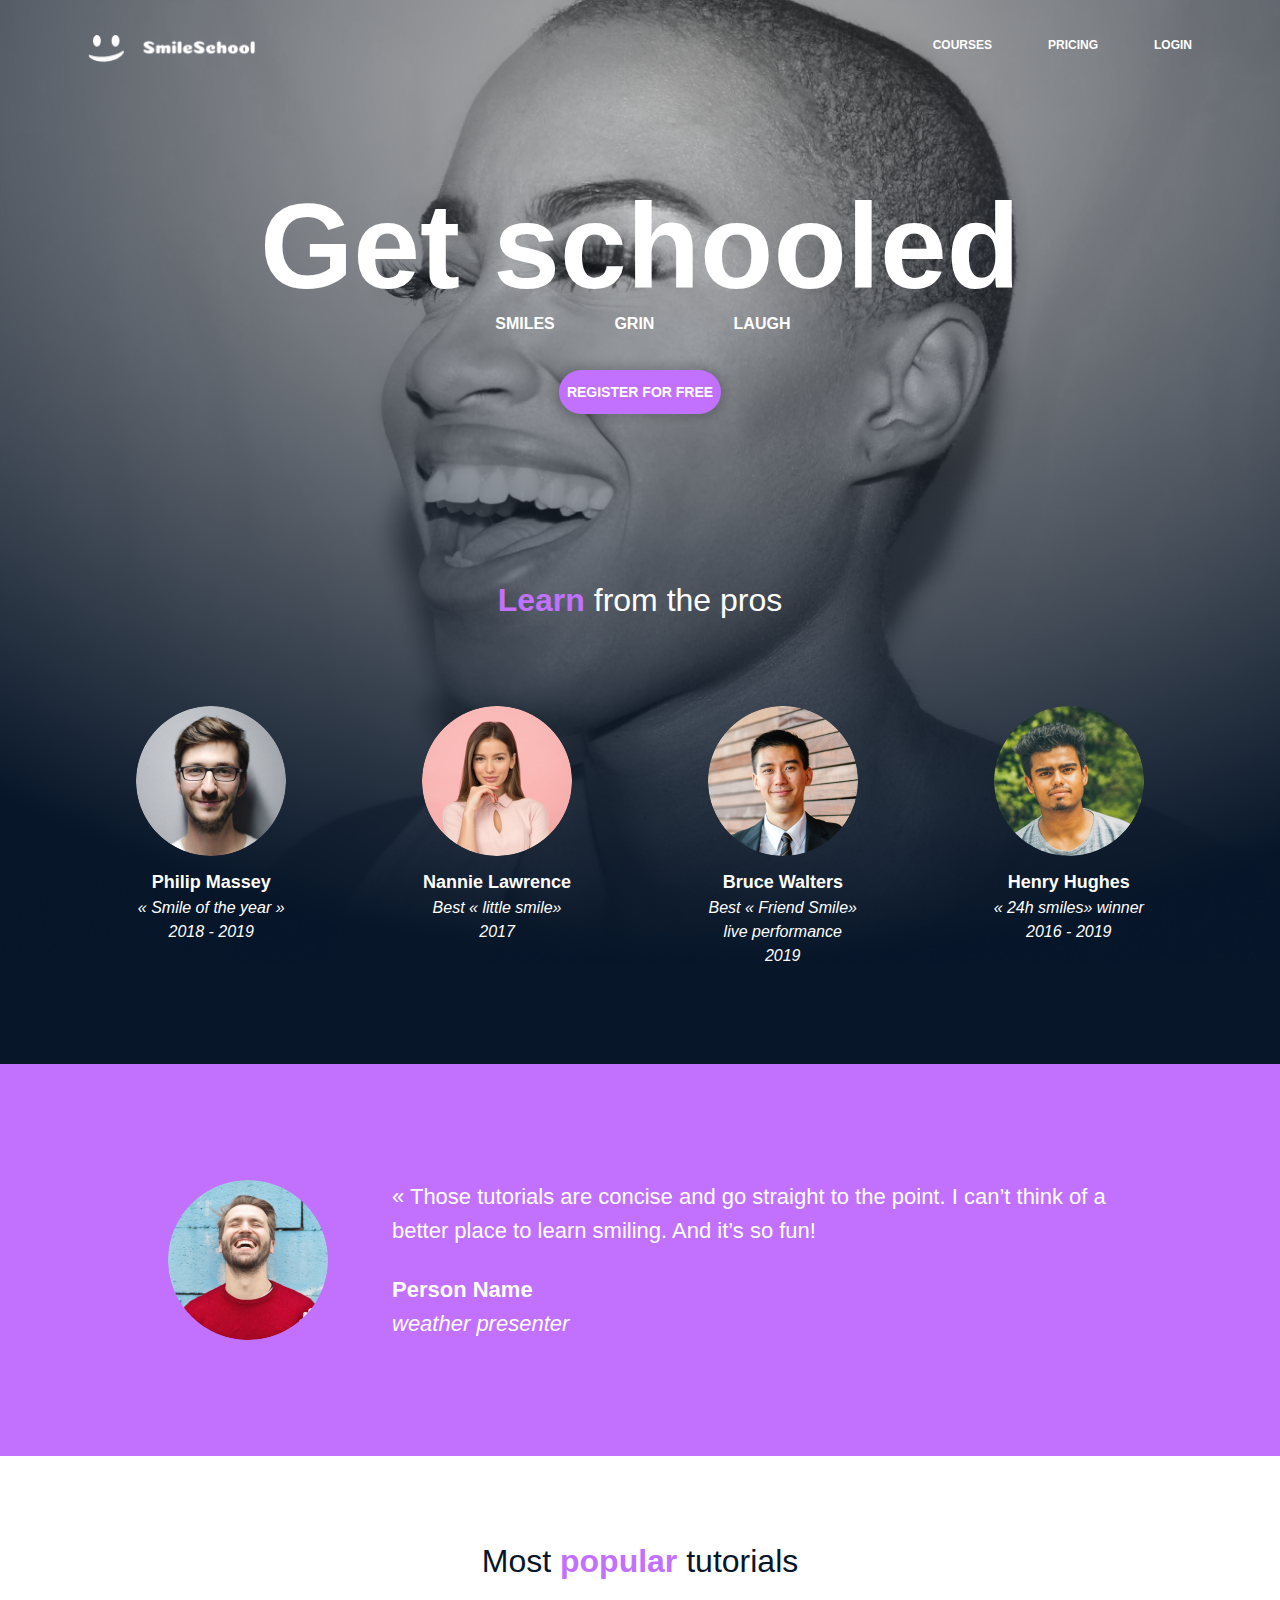
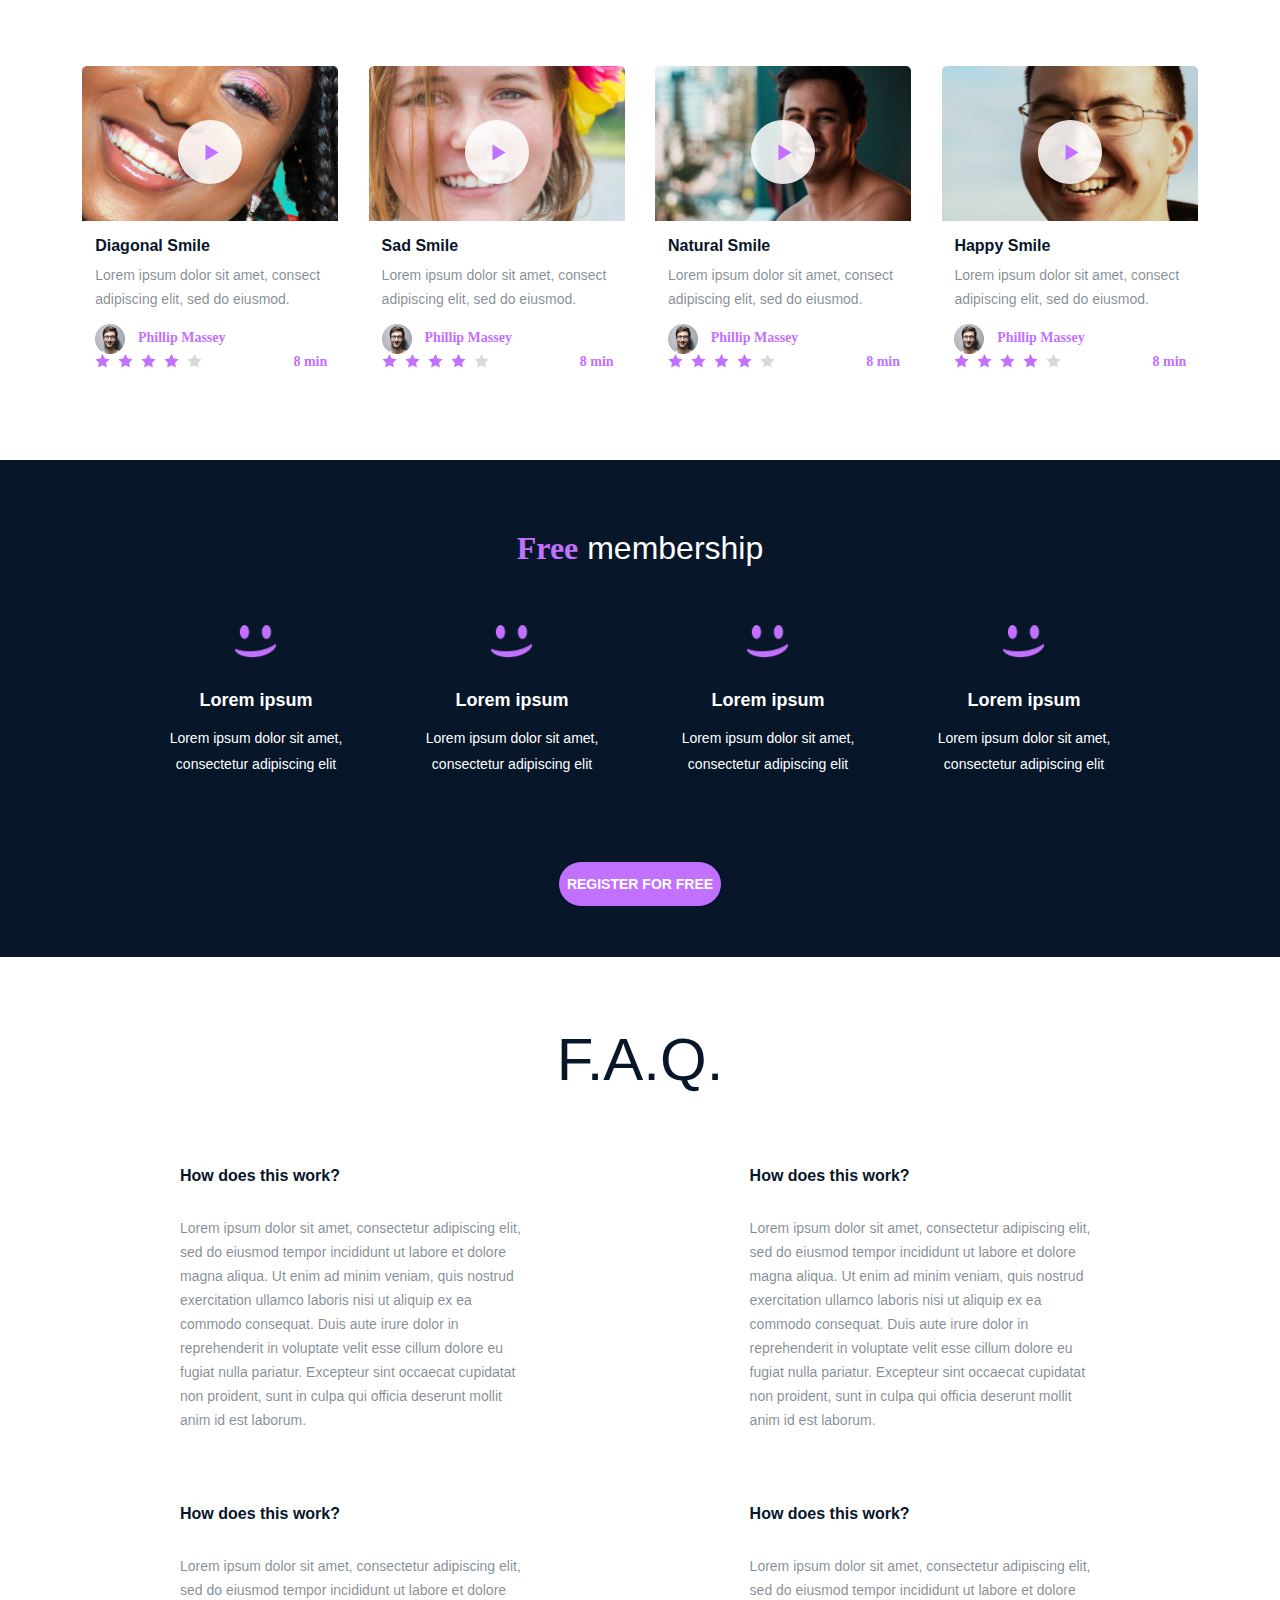
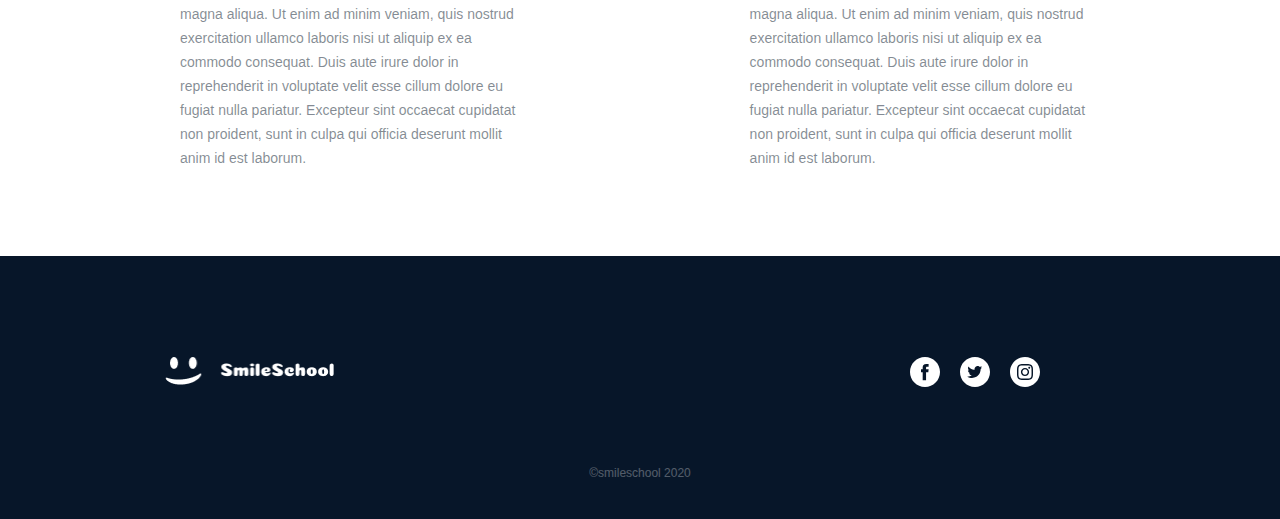
<file: css_advanced/index.html>
<!DOCTYPE html>
<html lang="en">

<head>
    <meta charset="UTF-8">
    <meta name="viewport" content="width=device-width, initial-scale=1.0">
    <link rel="stylesheet" href="./styles.css">
    <title>Document</title>
</head>

<body>

    <!-- header -->
    <div class="header-container">
        <header>
            <div class="nav-position">
                <div class="header-logo">
                    <a href=""><img src="./images/logo.png" alt="logo"></a>
                </div>
                <div class="nav">
                    <a href="">COURSES</a>
                    <a href="">PRICING</a>
                    <a href="">LOGIN</a>
                </div>
            </div>
        </header>

        <!-- main -->
        <main>
            <!-- Banner section -->
            <section class="intro-section">
                <div class="sub-nav">
                    <h1>Get schooled</h1>
                    <div class="slogan">
                        <p>SMILES</p>
                        <p>GRIN</p>
                        <p>LAUGH</p>
                    </div>
                    <button class="button">REGISTER FOR FREE</button>
                </div>
                <div>
                    <div class="learn">
                        <h2 class="text-purple">Learn <span class="light">from the pros</span></h2>
                    </div>
                    <div class="pros">
                        <div class="pros1">
                            <img src="./images/Philip_Massey_avatar.png" alt="pro1">
                            <h3>Philip Massey</h3>
                            <p>&laquo; Smile of the year &raquo;<br>
                                2018 - 2019</p>
                        </div>
                        <div class="pro2">
                            <img src="./images/Nannie_Lawrence_avatar.png" alt="pro2">
                            <h3>Nannie Lawrence</h3>
                            <p>Best &laquo; little smile&raquo;<br>
                                2017</p>
                        </div>
                        <div class="pro3">
                            <img src="./images/Bruce_Walters_avatar.png" alt="pro3">
                            <h3>Bruce Walters</h3>
                            <p>Best &laquo; Friend Smile&raquo;<br>
                                live performance 2019</p>
                        </div>
                        <div class="pro4">
                            <img src="./images/Henryp_Hughes_avatar.png" alt="pro4">
                            <h3>Henry Hughes</h3>
                            <p>&laquo; 24h smiles&raquo; winner<br>
                                2016 - 2019</p>
                        </div>
                    </div>
                </div>
            </section>
    </div>

    <!-- Quote section -->
    <section class="recommendation-section">
        <div class="recommendation-section-content">
            <img src="./images/Person_Name_avatar.png" alt="person name">
            <div class="recommendation-text">
                <blockquote>
                    &laquo; Those tutorials are concise and go straight to the point. I can’t think of a better place to
                    learn smiling. And it’s so fun!
                </blockquote>
                <div class="text-bottom">
                    <p>Person Name</p>
                    <p class="italic">weather presenter</p>
                </div>
            </div>
        </div>
    </section>

    <!-- Videos section -->
    <section class="tutorial-section">
        <h1><span class="light">Most</span> popular <span class="light">tutorials</span></h1>
        <div class="tutorial-section-content">
            <div class="tuto-1">
                <div class="img-container">
                    <img class="tuto-img" src="./images/first_video.png" alt="tuto-1">
                    <svg class="icon-play" xmlns="http://www.w3.org/2000/svg" width="64" height="64" viewBox="0 0 64 64"
                        fill="none">
                        <path opacity="0.860352" fill-rule="evenodd" clip-rule="evenodd"
                            d="M32 64C49.6731 64 64 49.6731 64 32C64 14.3269 49.6731 0 32 0C14.3269 0 0 14.3269 0 32C0 49.6731 14.3269 64 32 64Z"
                            fill="white" />
                        <path fill-rule="evenodd" clip-rule="evenodd" d="M40.5 32.5L27.5 40.5L27.5 24.5L40.5 32.5Z"
                            fill="#C271FF" />
                    </svg>
                </div>
                <h2>Diagonal Smile</h2>
                <p class="tutorial-section-description">Lorem ipsum dolor sit amet, consect adipiscing elit, sed do
                    eiusmod.</p>
                <div class="commenter">
                    <img src="./images/Phillip_Massey_2.png" alt="tuto-avater">
                    <h3 class="text-purple">Phillip Massey </h3>
                </div>
                <div class="rating">
                    <div>
                        <svg xmlns="http://www.w3.org/2000/svg" width="107" height="15" viewBox="0 0 107 15"
                            fill="none">
                            <path fill-rule="evenodd" clip-rule="evenodd"
                                d="M7.5 11.25L3.09161 13.5676L3.93354 8.65881L0.367076 5.18237L5.29581 4.46619L7.5 0L9.7042 4.46619L14.6329 5.18237L11.0665 8.65881L11.9084 13.5676L7.5 11.25Z"
                                fill="#C271FF" />
                            <path fill-rule="evenodd" clip-rule="evenodd"
                                d="M30.5 11.25L26.0916 13.5676L26.9335 8.65881L23.3671 5.18237L28.2958 4.46619L30.5 0L32.7042 4.46619L37.6329 5.18237L34.0665 8.65881L34.9084 13.5676L30.5 11.25Z"
                                fill="#C271FF" />
                            <path fill-rule="evenodd" clip-rule="evenodd"
                                d="M53.5 11.25L49.0916 13.5676L49.9335 8.65881L46.3671 5.18237L51.2958 4.46619L53.5 0L55.7042 4.46619L60.6329 5.18237L57.0665 8.65881L57.9084 13.5676L53.5 11.25Z"
                                fill="#C271FF" />
                            <path fill-rule="evenodd" clip-rule="evenodd"
                                d="M76.5 11.25L72.0916 13.5676L72.9335 8.65881L69.3671 5.18237L74.2958 4.46619L76.5 0L78.7042 4.46619L83.6329 5.18237L80.0665 8.65881L80.9084 13.5676L76.5 11.25Z"
                                fill="#C271FF" />
                            <path fill-rule="evenodd" clip-rule="evenodd"
                                d="M99.5 11.25L95.0916 13.5676L95.9335 8.65881L92.3671 5.18237L97.2958 4.46619L99.5 0L101.704 4.46619L106.633 5.18237L103.066 8.65881L103.908 13.5676L99.5 11.25Z"
                                fill="#D8D8D8" />
                        </svg>
                        <!-- <img src="" alt=""><img src="" alt=""><img src="" alt=""><img src="" alt=""><img src="" alt=""> -->
                    </div>
                    <p class="text-purple">8 min</p>
                </div>
            </div>
            <div class="tuto-2">
                <div class="img-container">
                    <img class="tuto-img" src="./images/second_video.png" alt="tuto-2">
                    <svg class="icon-play" xmlns="http://www.w3.org/2000/svg" width="64" height="64" viewBox="0 0 64 64"
                        fill="none">
                        <path opacity="0.860352" fill-rule="evenodd" clip-rule="evenodd"
                            d="M32 64C49.6731 64 64 49.6731 64 32C64 14.3269 49.6731 0 32 0C14.3269 0 0 14.3269 0 32C0 49.6731 14.3269 64 32 64Z"
                            fill="white" />
                        <path fill-rule="evenodd" clip-rule="evenodd" d="M40.5 32.5L27.5 40.5L27.5 24.5L40.5 32.5Z"
                            fill="#C271FF" />
                    </svg>
                </div>
                <h2>Sad Smile</h2>
                <p class="tutorial-section-description">Lorem ipsum dolor sit amet, consect adipiscing elit, sed do
                    eiusmod.</p>
                <div class="commenter">
                    <img src="./images/Phillip_Massey_2.png" alt="tuto-avater">
                    <h3 class="text-purple">Phillip Massey </h3>
                </div>
                <div class="rating">
                    <div>
                        <svg xmlns="http://www.w3.org/2000/svg" width="107" height="15" viewBox="0 0 107 15"
                            fill="none">
                            <path fill-rule="evenodd" clip-rule="evenodd"
                                d="M7.5 11.25L3.09161 13.5676L3.93354 8.65881L0.367076 5.18237L5.29581 4.46619L7.5 0L9.7042 4.46619L14.6329 5.18237L11.0665 8.65881L11.9084 13.5676L7.5 11.25Z"
                                fill="#C271FF" />
                            <path fill-rule="evenodd" clip-rule="evenodd"
                                d="M30.5 11.25L26.0916 13.5676L26.9335 8.65881L23.3671 5.18237L28.2958 4.46619L30.5 0L32.7042 4.46619L37.6329 5.18237L34.0665 8.65881L34.9084 13.5676L30.5 11.25Z"
                                fill="#C271FF" />
                            <path fill-rule="evenodd" clip-rule="evenodd"
                                d="M53.5 11.25L49.0916 13.5676L49.9335 8.65881L46.3671 5.18237L51.2958 4.46619L53.5 0L55.7042 4.46619L60.6329 5.18237L57.0665 8.65881L57.9084 13.5676L53.5 11.25Z"
                                fill="#C271FF" />
                            <path fill-rule="evenodd" clip-rule="evenodd"
                                d="M76.5 11.25L72.0916 13.5676L72.9335 8.65881L69.3671 5.18237L74.2958 4.46619L76.5 0L78.7042 4.46619L83.6329 5.18237L80.0665 8.65881L80.9084 13.5676L76.5 11.25Z"
                                fill="#C271FF" />
                            <path fill-rule="evenodd" clip-rule="evenodd"
                                d="M99.5 11.25L95.0916 13.5676L95.9335 8.65881L92.3671 5.18237L97.2958 4.46619L99.5 0L101.704 4.46619L106.633 5.18237L103.066 8.65881L103.908 13.5676L99.5 11.25Z"
                                fill="#D8D8D8" />
                        </svg>
                    </div>
                    <p class="text-purple">8 min</p>
                </div>
            </div>
            <div class="tuto-3">
                <div class="img-container">
                    <img class="tuto-img" src="./images/third_video.png" alt="tuto-3">
                    <svg class="icon-play" xmlns="http://www.w3.org/2000/svg" width="64" height="64" viewBox="0 0 64 64"
                        fill="none">
                        <path opacity="0.860352" fill-rule="evenodd" clip-rule="evenodd"
                            d="M32 64C49.6731 64 64 49.6731 64 32C64 14.3269 49.6731 0 32 0C14.3269 0 0 14.3269 0 32C0 49.6731 14.3269 64 32 64Z"
                            fill="white" />
                        <path fill-rule="evenodd" clip-rule="evenodd" d="M40.5 32.5L27.5 40.5L27.5 24.5L40.5 32.5Z"
                            fill="#C271FF" />
                    </svg>
                </div>
                <h2>Natural Smile</h2>
                <p class="tutorial-section-description">Lorem ipsum dolor sit amet, consect adipiscing elit, sed do
                    eiusmod.</p>
                <div class="commenter">
                    <img src="./images/Phillip_Massey_2.png" alt="tuto-avater">
                    <h3 class="text-purple">Phillip Massey </h3>
                </div>
                <div class="rating">
                    <div>
                        <svg xmlns="http://www.w3.org/2000/svg" width="107" height="15" viewBox="0 0 107 15"
                            fill="none">
                            <path fill-rule="evenodd" clip-rule="evenodd"
                                d="M7.5 11.25L3.09161 13.5676L3.93354 8.65881L0.367076 5.18237L5.29581 4.46619L7.5 0L9.7042 4.46619L14.6329 5.18237L11.0665 8.65881L11.9084 13.5676L7.5 11.25Z"
                                fill="#C271FF" />
                            <path fill-rule="evenodd" clip-rule="evenodd"
                                d="M30.5 11.25L26.0916 13.5676L26.9335 8.65881L23.3671 5.18237L28.2958 4.46619L30.5 0L32.7042 4.46619L37.6329 5.18237L34.0665 8.65881L34.9084 13.5676L30.5 11.25Z"
                                fill="#C271FF" />
                            <path fill-rule="evenodd" clip-rule="evenodd"
                                d="M53.5 11.25L49.0916 13.5676L49.9335 8.65881L46.3671 5.18237L51.2958 4.46619L53.5 0L55.7042 4.46619L60.6329 5.18237L57.0665 8.65881L57.9084 13.5676L53.5 11.25Z"
                                fill="#C271FF" />
                            <path fill-rule="evenodd" clip-rule="evenodd"
                                d="M76.5 11.25L72.0916 13.5676L72.9335 8.65881L69.3671 5.18237L74.2958 4.46619L76.5 0L78.7042 4.46619L83.6329 5.18237L80.0665 8.65881L80.9084 13.5676L76.5 11.25Z"
                                fill="#C271FF" />
                            <path fill-rule="evenodd" clip-rule="evenodd"
                                d="M99.5 11.25L95.0916 13.5676L95.9335 8.65881L92.3671 5.18237L97.2958 4.46619L99.5 0L101.704 4.46619L106.633 5.18237L103.066 8.65881L103.908 13.5676L99.5 11.25Z"
                                fill="#D8D8D8" />
                        </svg>
                    </div>
                    <p class="text-purple">8 min</p>
                </div>
            </div>
            <div class="tuto-4">
                <div class="img-container">
                    <img class="tuto-img" src="./images/fourth_video.png" alt="tuto-4">
                    <svg class="icon-play" xmlns="http://www.w3.org/2000/svg" width="64" height="64" viewBox="0 0 64 64"
                        fill="none">
                        <path opacity="0.860352" fill-rule="evenodd" clip-rule="evenodd"
                            d="M32 64C49.6731 64 64 49.6731 64 32C64 14.3269 49.6731 0 32 0C14.3269 0 0 14.3269 0 32C0 49.6731 14.3269 64 32 64Z"
                            fill="white" />
                        <path fill-rule="evenodd" clip-rule="evenodd" d="M40.5 32.5L27.5 40.5L27.5 24.5L40.5 32.5Z"
                            fill="#C271FF" />
                    </svg>
                </div>
                <h2>Happy Smile</h2>
                <p class="tutorial-section-description">Lorem ipsum dolor sit amet, consect adipiscing elit, sed do
                    eiusmod.</p>
                <div class="commenter">
                    <img src="./images/Phillip_Massey_2.png" alt="tuto-avater">
                    <h3 class="text-purple">Phillip Massey </h3>
                </div>
                <div class="rating">
                    <div>
                        <svg xmlns="http://www.w3.org/2000/svg" width="107" height="15" viewBox="0 0 107 15"
                            fill="none">
                            <path fill-rule="evenodd" clip-rule="evenodd"
                                d="M7.5 11.25L3.09161 13.5676L3.93354 8.65881L0.367076 5.18237L5.29581 4.46619L7.5 0L9.7042 4.46619L14.6329 5.18237L11.0665 8.65881L11.9084 13.5676L7.5 11.25Z"
                                fill="#C271FF" />
                            <path fill-rule="evenodd" clip-rule="evenodd"
                                d="M30.5 11.25L26.0916 13.5676L26.9335 8.65881L23.3671 5.18237L28.2958 4.46619L30.5 0L32.7042 4.46619L37.6329 5.18237L34.0665 8.65881L34.9084 13.5676L30.5 11.25Z"
                                fill="#C271FF" />
                            <path fill-rule="evenodd" clip-rule="evenodd"
                                d="M53.5 11.25L49.0916 13.5676L49.9335 8.65881L46.3671 5.18237L51.2958 4.46619L53.5 0L55.7042 4.46619L60.6329 5.18237L57.0665 8.65881L57.9084 13.5676L53.5 11.25Z"
                                fill="#C271FF" />
                            <path fill-rule="evenodd" clip-rule="evenodd"
                                d="M76.5 11.25L72.0916 13.5676L72.9335 8.65881L69.3671 5.18237L74.2958 4.46619L76.5 0L78.7042 4.46619L83.6329 5.18237L80.0665 8.65881L80.9084 13.5676L76.5 11.25Z"
                                fill="#C271FF" />
                            <path fill-rule="evenodd" clip-rule="evenodd"
                                d="M99.5 11.25L95.0916 13.5676L95.9335 8.65881L92.3671 5.18237L97.2958 4.46619L99.5 0L101.704 4.46619L106.633 5.18237L103.066 8.65881L103.908 13.5676L99.5 11.25Z"
                                fill="#D8D8D8" />
                        </svg>
                    </div>
                    <p class="text-purple">8 min</p>
                </div>
            </div>
        </div>
    </section>

    <!-- Membership section -->
    <section class="membership-section">
        <h1 class="text-purple">Free<span class="light"> membership</span></h1>
        <div class="membership-section-content">
            <div>
                <img src="./images/smile.png" alt="smile">
                <h2 class="text-white">Lorem ipsum</h2>
                <p class="text-white">Lorem ipsum dolor sit amet, consectetur adipiscing elit</p>
            </div>
            <div>
                <img src="./images/smile.png" alt="smile">
                <h2 class="text-white">Lorem ipsum</h2>
                <p class="text-white">Lorem ipsum dolor sit amet, consectetur adipiscing elit</p>
            </div>
            <div>
                <img src="./images/smile.png" alt="smile">
                <h2 class="text-white">Lorem ipsum</h2>
                <p class="text-white">Lorem ipsum dolor sit amet, consectetur adipiscing elit</p>
            </div>
            <div>
                <img src="./images/smile.png" alt="smile">
                <h2 class="text-white">Lorem ipsum</h2>
                <p class="text-white">Lorem ipsum dolor sit amet, consectetur adipiscing elit</p>
            </div>   
        </div>
            <button class="button" type="button">REGISTER FOR FREE</button>
    </section>

    <!-- FAQ section -->
    <section class="faq-section">
        <h1><span class="light">F.A.Q.</span></h1>
        <div class="faq-section-content">
            <div class="row">
                <div>
                    <h2>How does this work?</h2>
                    <p>Lorem ipsum dolor sit amet, consectetur adipiscing elit, sed do eiusmod tempor incididunt ut
                        labore et
                        dolore magna aliqua. Ut enim ad minim veniam, quis nostrud exercitation ullamco laboris nisi ut
                        aliquip ex
                        ea commodo consequat. Duis aute irure dolor in reprehenderit in voluptate velit esse cillum
                        dolore eu
                        fugiat nulla pariatur. Excepteur sint occaecat cupidatat non proident, sunt in culpa qui officia
                        deserunt
                        mollit anim id est laborum. </p>
                </div>
                <div>
                    <h2>How does this work?</h2>
                    <p>Lorem ipsum dolor sit amet, consectetur adipiscing elit, sed do eiusmod tempor incididunt ut
                        labore et
                        dolore magna aliqua. Ut enim ad minim veniam, quis nostrud exercitation ullamco laboris nisi ut
                        aliquip ex
                        ea commodo consequat. Duis aute irure dolor in reprehenderit in voluptate velit esse cillum
                        dolore eu
                        fugiat nulla pariatur. Excepteur sint occaecat cupidatat non proident, sunt in culpa qui officia
                        deserunt
                        mollit anim id est laborum. </p>
                </div>
            </div>
            <div class="row">
                <div>
                    <h2>How does this work?</h2>
                    <p>Lorem ipsum dolor sit amet, consectetur adipiscing elit, sed do eiusmod tempor incididunt ut
                        labore et
                        dolore magna aliqua. Ut enim ad minim veniam, quis nostrud exercitation ullamco laboris nisi ut
                        aliquip ex
                        ea commodo consequat. Duis aute irure dolor in reprehenderit in voluptate velit esse cillum
                        dolore eu
                        fugiat nulla pariatur. Excepteur sint occaecat cupidatat non proident, sunt in culpa qui officia
                        deserunt
                        mollit anim id est laborum. </p>
                </div>
                <div>
                    <h2>How does this work?</h2>
                    <p>Lorem ipsum dolor sit amet, consectetur adipiscing elit, sed do eiusmod tempor incididunt ut
                        labore et
                        dolore magna aliqua. Ut enim ad minim veniam, quis nostrud exercitation ullamco laboris nisi ut
                        aliquip ex
                        ea commodo consequat. Duis aute irure dolor in reprehenderit in voluptate velit esse cillum
                        dolore eu
                        fugiat nulla pariatur. Excepteur sint occaecat cupidatat non proident, sunt in culpa qui officia
                        deserunt
                        mollit anim id est laborum. </p>
                </div>
            </div>
        </div>
    </section>
    </main>

    <!-- Footer -->
    <footer>
        <div class="footer-content-wrapper">
          <div class="footer-content">
            <a href=""><img src="./images/logo.png" alt="logo"></a>
            <div class="icons">
              <svg xmlns="http://www.w3.org/2000/svg" width="130" height="30" viewBox="0 0 130 30" fill="none">
                <a xlink:href="">
                  <path fill-rule="evenodd" clip-rule="evenodd"
                    d="M115 0C106.716 0 100 6.71573 100 15C100 23.2843 106.716 30 115 30C123.284 30 130 23.2843 130 15C130 6.71573 123.284 0 115 0ZM111.702 7.04833C112.555 7.0095 112.828 7 115.001 7H114.998C117.172 7 117.443 7.0095 118.297 7.04833C119.148 7.08733 119.73 7.22217 120.24 7.42C120.767 7.62417 121.212 7.89751 121.657 8.34251C122.102 8.78719 122.375 9.23352 122.58 9.7597C122.777 10.2684 122.912 10.8497 122.952 11.7014C122.99 12.5547 123 12.8274 123 15.0001C123 17.1728 122.99 17.4448 122.952 18.2981C122.912 19.1495 122.777 19.731 122.58 20.2398C122.375 20.7658 122.102 21.2121 121.657 21.6568C121.212 22.1018 120.766 22.3758 120.24 22.5802C119.731 22.778 119.149 22.9128 118.298 22.9518C117.444 22.9907 117.173 23.0002 115 23.0002C112.827 23.0002 112.555 22.9907 111.701 22.9518C110.85 22.9128 110.268 22.778 109.759 22.5802C109.234 22.3758 108.787 22.1018 108.343 21.6568C107.898 21.2121 107.625 20.7658 107.42 20.2396C107.222 19.731 107.088 19.1496 107.048 18.298C107.01 17.4446 107 17.1728 107 15.0001C107 12.8274 107.01 12.5546 107.048 11.7012C107.087 10.8499 107.222 10.2684 107.42 9.75953C107.625 9.23352 107.898 8.78719 108.343 8.34251C108.788 7.89768 109.234 7.62434 109.76 7.42C110.269 7.22217 110.85 7.08733 111.702 7.04833Z"
                    fill="white" />
                </a>
                <path fill-rule="evenodd" clip-rule="evenodd"
                  d="M114.283 8.4417C114.422 8.44148 114.572 8.44155 114.734 8.44162L115.001 8.4417C117.137 8.4417 117.39 8.44936 118.233 8.4877C119.013 8.52336 119.437 8.6537 119.719 8.7632C120.092 8.9082 120.358 9.08154 120.638 9.36154C120.918 9.64154 121.092 9.90821 121.237 10.2815C121.346 10.5632 121.477 10.9866 121.512 11.7666C121.551 12.6099 121.559 12.8632 121.559 14.9983C121.559 17.1333 121.551 17.3866 121.512 18.23C121.477 19.01 121.346 19.4333 121.237 19.715C121.092 20.0883 120.918 20.3542 120.638 20.634C120.358 20.914 120.092 21.0873 119.719 21.2323C119.437 21.3423 119.013 21.4723 118.233 21.508C117.39 21.5463 117.137 21.5547 115.001 21.5547C112.865 21.5547 112.611 21.5463 111.768 21.508C110.988 21.472 110.565 21.3417 110.283 21.2322C109.909 21.0872 109.643 20.9138 109.363 20.6338C109.083 20.3538 108.909 20.0878 108.764 19.7143C108.654 19.4326 108.524 19.0093 108.488 18.2293C108.45 17.386 108.442 17.1326 108.442 14.9963C108.442 12.8599 108.45 12.6079 108.488 11.7646C108.524 10.9846 108.654 10.5612 108.764 10.2792C108.909 9.90588 109.083 9.63921 109.363 9.35921C109.643 9.0792 109.909 8.90587 110.283 8.76053C110.565 8.65053 110.988 8.52053 111.768 8.4847C112.506 8.45136 112.792 8.44136 114.283 8.4397V8.4417ZM119.271 9.77004C118.741 9.77004 118.311 10.1995 118.311 10.7297C118.311 11.2597 118.741 11.6897 119.271 11.6897C119.801 11.6897 120.231 11.2597 120.231 10.7297C120.231 10.1997 119.801 9.76971 119.271 9.76971V9.77004ZM110.892 15.0001C110.892 12.7313 112.732 10.8918 115.001 10.8917C117.269 10.8917 119.108 12.7312 119.108 15.0001C119.108 17.269 117.27 19.1076 115.001 19.1076C112.732 19.1076 110.892 17.269 110.892 15.0001Z"
                  fill="white" />
                <path fill-rule="evenodd" clip-rule="evenodd"
                  d="M115.001 12.3335C116.473 12.3335 117.667 13.5273 117.667 15.0002C117.667 16.4729 116.473 17.6669 115.001 17.6669C113.528 17.6669 112.334 16.4729 112.334 15.0002C112.334 13.5273 113.528 12.3335 115.001 12.3335V12.3335Z"
                  fill="white" />
                <a xlink:href="">
                  <path fill-rule="evenodd" clip-rule="evenodd"
                    d="M65 0C56.7157 0 50 6.71573 50 15C50 23.2843 56.7157 30 65 30C73.2843 30 80 23.2843 80 15C80 6.71573 73.2843 0 65 0ZM64.5822 12.7112L64.5508 12.1922C64.4563 10.8469 65.2852 9.6182 66.5967 9.14154C67.0794 8.97206 67.8978 8.95087 68.4329 9.09917C68.6427 9.16273 69.0414 9.37458 69.3247 9.56524L69.8388 9.91479L70.4054 9.73472C70.7202 9.63939 71.1398 9.4805 71.3287 9.37458C71.5071 9.27924 71.6645 9.22628 71.6645 9.25806C71.6645 9.43813 71.2762 10.0525 70.951 10.3915C70.5103 10.8681 70.6362 10.9105 71.5281 10.5927C72.0632 10.4126 72.0737 10.4126 71.9687 10.6139C71.9058 10.7198 71.5805 11.0906 71.2343 11.4295C70.6467 12.0121 70.6152 12.0757 70.6152 12.5629C70.6152 13.315 70.2585 14.8827 69.9018 15.7407C69.2408 17.3507 67.8243 19.0138 66.4079 19.8506C64.4144 21.0264 61.7598 21.3229 59.525 20.6344C58.78 20.4014 57.5 19.8082 57.5 19.7023C57.5 19.6705 57.8882 19.6281 58.3604 19.6175C59.3466 19.5964 60.3329 19.321 61.1723 18.8337L61.7388 18.4947L61.0883 18.2723C60.165 17.9545 59.3361 17.2236 59.1263 16.5351C59.0633 16.3127 59.0843 16.3021 59.6719 16.3021L60.2804 16.2915L59.7663 16.0479C59.1578 15.7407 58.6017 15.2217 58.3289 14.692C58.1295 14.3107 57.8777 13.3468 57.9512 13.2726C57.9721 13.2408 58.1925 13.3044 58.4443 13.3891C59.1683 13.654 59.2627 13.5904 58.843 13.1455C58.0561 12.3405 57.8148 11.1435 58.1925 10.0101L58.3709 9.50169L59.0633 10.1902C60.4798 11.5778 62.148 12.404 64.0576 12.6477L64.5822 12.7112Z"
                    fill="white" />
                </a>
                <a xlink:href="">
                  <path fill-rule="evenodd" clip-rule="evenodd"
                    d="M15 0C6.71573 0 0 6.71573 0 15C0 23.2843 6.71573 30 15 30C23.2843 30 30 23.2843 30 15C30 6.71573 23.2843 0 15 0ZM16.0635 15.1589V23.3197H12.6869V15.1592H11V12.3469H12.6869V10.6585C12.6869 8.36425 13.6395 7 16.3457 7H18.5988V9.81257H17.1905C16.137 9.81257 16.0673 10.2056 16.0673 10.9391L16.0635 12.3466H18.6147L18.3162 15.1589H16.0635Z"
                    fill="white" />
                </a>
              </svg>
            </div>
          </div>
          <p class="text-white">&copy;smileschool 2020</p>
        </div>
      </footer>

</body>

</html>
</file>
<file: css_advanced/styles.css>
* {
    box-sizing: border-box;
    margin: 0;
    padding: 0;
}

body {
    width: 100%;
    max-width: 1440%;
}

.header-container {
    background-image: url("./images/background.png");
    background-repeat: no-repeat;
    background-size: cover;
    padding-top: 2.19rem;
    padding-bottom: 6rem;
}

.text-purple {
    color: #C271FF;
    font-family: "Sans Pro";
    font-size: 0.875rem;
    font-style: normal;
    font-weight: 600;
    line-height: 1.6875rem;
}

.text-white {
    color: #FFF;
    font-family: "Source Sans Pro", sans-serif;
    font-style: normal;
}

header {
    width: 69rem;
    margin: 0 auto;
}

.header-logo {
    display: flex;
    justify-content: space-between;
    margin-bottom: 6.8rem;
}

.nav-position {
    display: flex;
    justify-content: space-between;}

.nav a{
    color: #FFF;
    font-family: "Source Sans Pro", sans-serif;
    font-size: 0.75rem;
    font-weight: 700;
    font-style: normal;
    line-height: normal;
    text-decoration: none;
}

.nav a:nth-child(-n+2) {
    margin-right: 3.25rem;
}

.header-logo img{
    width: 167px;
    height: 29px;
}

.intro-section {
    margin: 0 auto;
}

.intro-section h1 {
    color: #FFF;
    text-align: center;
    font-family: "Source Sans Pro", sans-serif;
    font-size: 7.5rem;
    font-style: normal;
    font-weight: 700;
    line-height: normal;
    margin-top: 0;
    margin-bottom: 0;
}

.slogan {
    display: flex;   
}

.slogan p {
    width: 3.2rem;
    color: #FFF;
    font-family: "Source Sans Pro", sans-serif;
    font-size: 1rem;
    font-style: normal;
    font-weight: 700;
    line-height: normal;
    margin-bottom: 2.3rem;
    font-weight: bold;
  }

.slogan p:nth-child(-n+2) {
    margin-right: 4.25rem;
}

.sub-nav {
    display: flex;
    flex-direction: column;
    justify-content: center;
    align-items: center;
}

.button {
    width: 10.125rem;
    height: 2.75rem;
    border-radius: 1.375rem;
    background: #C271FF;
    color: #FFF;
    text-align: center;
    font-family: "Source Sans Pro", sans-serif;
    font-size: 0.875rem;
    font-style: normal;
    font-weight: 600;
    line-height: normal;
    border: none;
    display: block;
    margin: auto;
    margin-bottom: 10.5rem;
    box-shadow: 0 0 11px 4px rgba(0, 0, 0, 0.2);
}

.light  {
    color: #FFF;
    font-family: "Source Sans Pro", sans-serif;
    font-size: 2rem;
    font-style: normal;
    font-weight: 300;
    line-height: normal;
}

.intro-section h2 {
    text-align: center;
    font-family: "Source Sans Pro", sans-serif;
    font-size: 2rem;
    font-weight: 700;
    line-height: normal;
    margin-bottom: 5.44rem;
}

.pros {
    display: flex;
    justify-content: space-between;
    margin: 0 auto;
    width: 63rem;
}

.pros img {
    width: 9.375rem;
    height: 9.375rem;
    border-radius: 50%;
    margin-bottom: 0.6rem;
}

.pro3 p {
    max-width: 150px;
}
.pros h3 {
    width: 9.4rem;
    color: #FFF;
    text-align: center;
    font-family: "Source Sans Pro", sans-serif;
    font-size: 1.125rem;
    font-style: normal;
    font-weight: 900;
    line-height: 1.6875rem;
    white-space: nowrap;
}

.pros p {
    width: 9.4rem;
    color: #FFF;
    text-align: center;
    font-family: "Source Sans Pro", sans-serif;
    font-size: 1rem;
    font-style: italic;
    font-weight: 400;
    line-height: 1.5rem;
    text-align: center;
}


.recommendation-section {
    background-color: #C271FF;
    width: 100%;
    height: 24.5rem;
    display: flex;
    justify-content: center;
    align-items: center;
}
  
.recommendation-section-content {
    display: flex;
    justify-content: space-between;
    width: 59rem;
}
  
.recommendation-section img {
    width: 10rem;
    height: 10rem;
    border-radius: 50%;
}
  
blockquote {
    color: #FFF;
    font-family: "Source Sans Pro", sans-serif;
    font-size: 1.375rem;
    font-style: normal;
    font-weight: 300;
    line-height: 2.1rem;
}

.recommendation-text {
    width: 45rem;
    margin-left: 3rem;
    display: flex;
    flex-direction: column;
    justify-content: space-between;
}

.text-bottom p {
    color: #FFF;
    font-family: "Source Sans Pro", sans-serif;
    font-size: 1.375rem;
    font-weight: 700;
    line-height: 2.1rem;
}
  
.text-bottom .italic {
    font-style: italic;
    font-weight: 300;
}

.tutorial-section {
    padding-top: 5.4rem;
  }
  
  .tutorial-section-content {
    display: flex;
    justify-content: center;
    margin-bottom: 5.4rem;
  }
  
  .tutorial-section h1 {
    text-align: center;
    color: #C271FF;
    font-family: "Source Sans Pro", sans-serif;
    font-size: 2rem;
    font-style: normal;
    font-weight: 700;
    line-height: normal;
    margin-bottom: 5.4rem;
  }
  
  .tutorial-section .light {
    color: #071629;
  }
  .img-container {
    position: relative;
  }
  
  .tuto-img {
    width: 100%;
    margin-bottom: 0.8rem;
    
  }
   .icon-play {
      position: absolute;
      top: 50%;
      left: 50%;
      transform: translate(-50%, -50%);
   }
  
  
  .tuto-1, .tuto-2, .tuto-3, .tuto-4 {
    width: 16rem;
  }
  
  .tuto-1, .tuto-2, .tuto-3 {
    margin-right: 1.9rem;
  }
  
  .tutorial-section-content h2 {
    margin-bottom: 0.47rem;
    margin-left: 0.8rem;
    text-align: left;
    color: #071629;
    font-family: "Source Sans Pro", sans-serif;
    font-size: 1rem;
    font-style: normal;
    font-weight: 700;
    line-height: normal;
  }
  
  .tutorial-section-description {
    margin-left: 0.8rem;
    margin-bottom: 0.84rem;
    width: 15rem;
    color: rgba(7, 22, 41, 0.50);
    font-family: "Source Sans Pro", sans-serif;
    font-size: 0.875rem;
    font-style: normal;
    font-weight: 400;
    line-height: 1.5rem;
  }

  .commenter {
    width: 16rem;
    margin-left: 0.8rem;
    display: flex;
    justify-content: flex-start;
  }
  .commenter img {
    width: 1.875rem;
    height: 1.875rem;
    margin-right: 0.8rem;
  }
  .commenter h3 {
    text-align: left;
  }
  
  .rating {
    margin-left: 0.8rem;
    margin-right: 0.7rem;
    display: flex;
    justify-content: space-between;
    align-items: flex-start;
  }
  
  .rating p {
    text-align: left;
    line-height: 1rem;
  }
  
  .membership-section {
    background-color: #071629;
    padding-top: 4.4rem;
    padding-bottom: 3.2rem;
  }
  
  .membership-section h1 {
    font-size: 2rem;
    font-weight: 700;
    line-height: normal;
    text-align: center;
    margin-bottom: 3.6rem;
  }
  
  .membership-section-content {
    display: flex;
    justify-content: center;
    flex-wrap: wrap;
    margin-bottom: 5.3rem;
  }
  
  .membership-section-content div {
    width: 16rem;
    display: flex;
    flex-direction: column;
    justify-content: center;
    align-items: center;
    text-align: center;
  }
  
  
  .membership-section-content img {
    width: 2.72913rem;
    height: 2.20956rem;
    flex-shrink: 0;
    margin-bottom: 1.66rem;
    
  }
  
  .membership-section-content h2 {
    font-size: 1.125rem;
    font-weight: 600;
    line-height: 1.625rem;
    margin-bottom: 0.8rem; 
  }
  
  .membership-section-content p {
    font-size: 0.875rem;
    font-weight: 400;
    line-height: 1.625rem;
    margin: 0 1.41rem;
  }
  
  .membership-section .button {
    box-shadow: none;
    margin-bottom: 0;
  }

  .faq-section {
    padding-top: 4.2rem;
    padding-bottom: 0.8rem;
  }
  
  .faq-section h1 {
    text-align: center;
    margin-bottom: 4.6rem;
  }
  
  .faq-section h1 span{
    color: #071629;
    font-size: 3.75rem;
  }
  
  .faq-section-content {
    width: 57.5rem;
    margin: auto;
    display: flex;
    flex-direction: column;
  }
  
  .faq-section-content h2 {
    color: #071629;
    font-family: "Source Sans Pro", sans-serif;
    font-size: 1rem;
    font-style: normal;
    font-weight: 700;
    line-height: normal;
    margin-bottom: 1.9rem;
  }
  
  .faq-section-content p {
    color: rgba(7, 22, 41, 0.50);
    font-family: "Source Sans Pro", sans-serif;
    font-size: 0.875rem;
    font-style: normal;
    font-weight: 400;
    line-height: 1.5rem;
  }
  
  .row {
    display: flex;
    justify-content: space-between;
    margin-bottom: 4.6rem;
  }
  .row div {
    width: 22rem;
  }
  
  .row div:first-child {
    margin-right: 13.7rem;
  }
  
  footer {
    background-color: #071629;
    padding-top: 6.3rem;
    padding-bottom: 2.4rem;
  }
  
  .footer-content {
    display: flex;
    justify-content: space-between;
    margin-left: 10.3rem;
    margin-right: 15rem;
    margin-bottom: 4.7rem;
  }
  
  .footer-content img {
    width: 10.56rem;
  }
  
  footer p {
    text-align: center;
    font-size: 0.75rem;
    font-weight: 400;
    line-height: normal;
    opacity: 0.3;
  }
</file>
